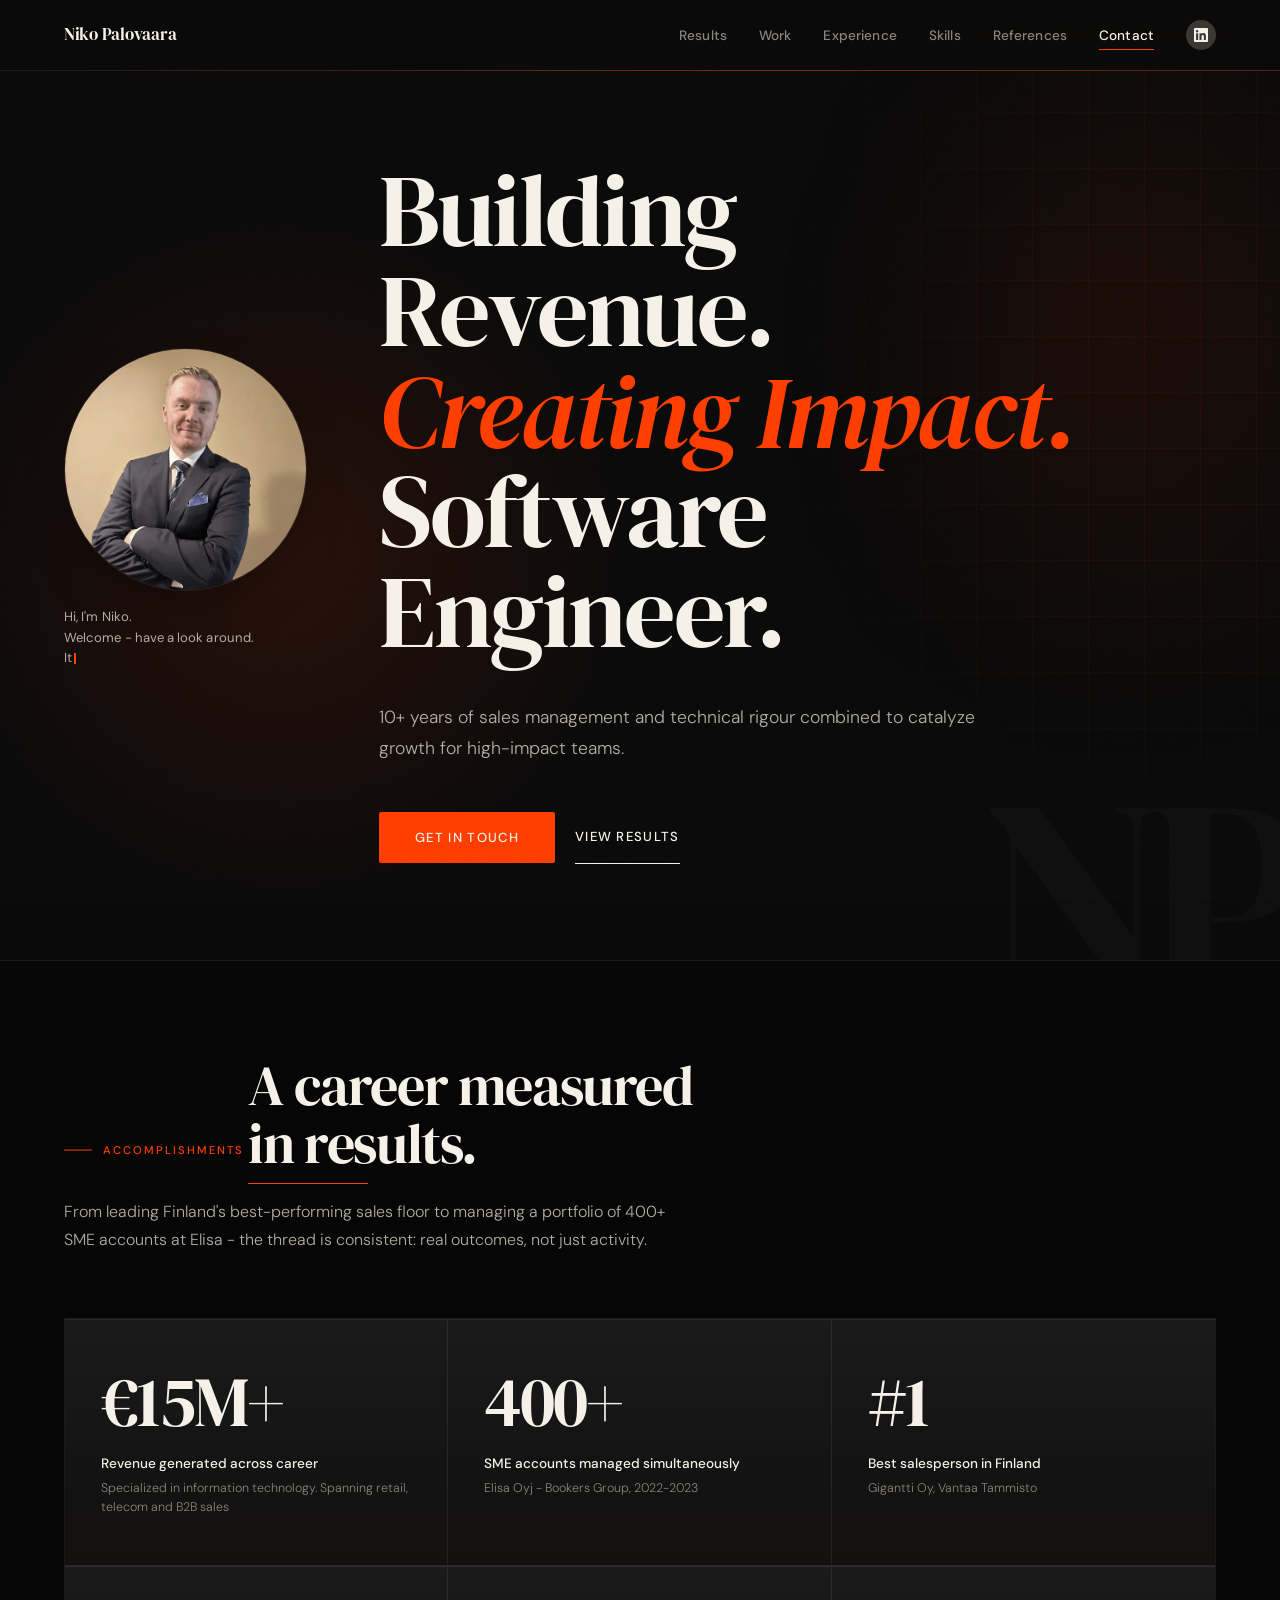
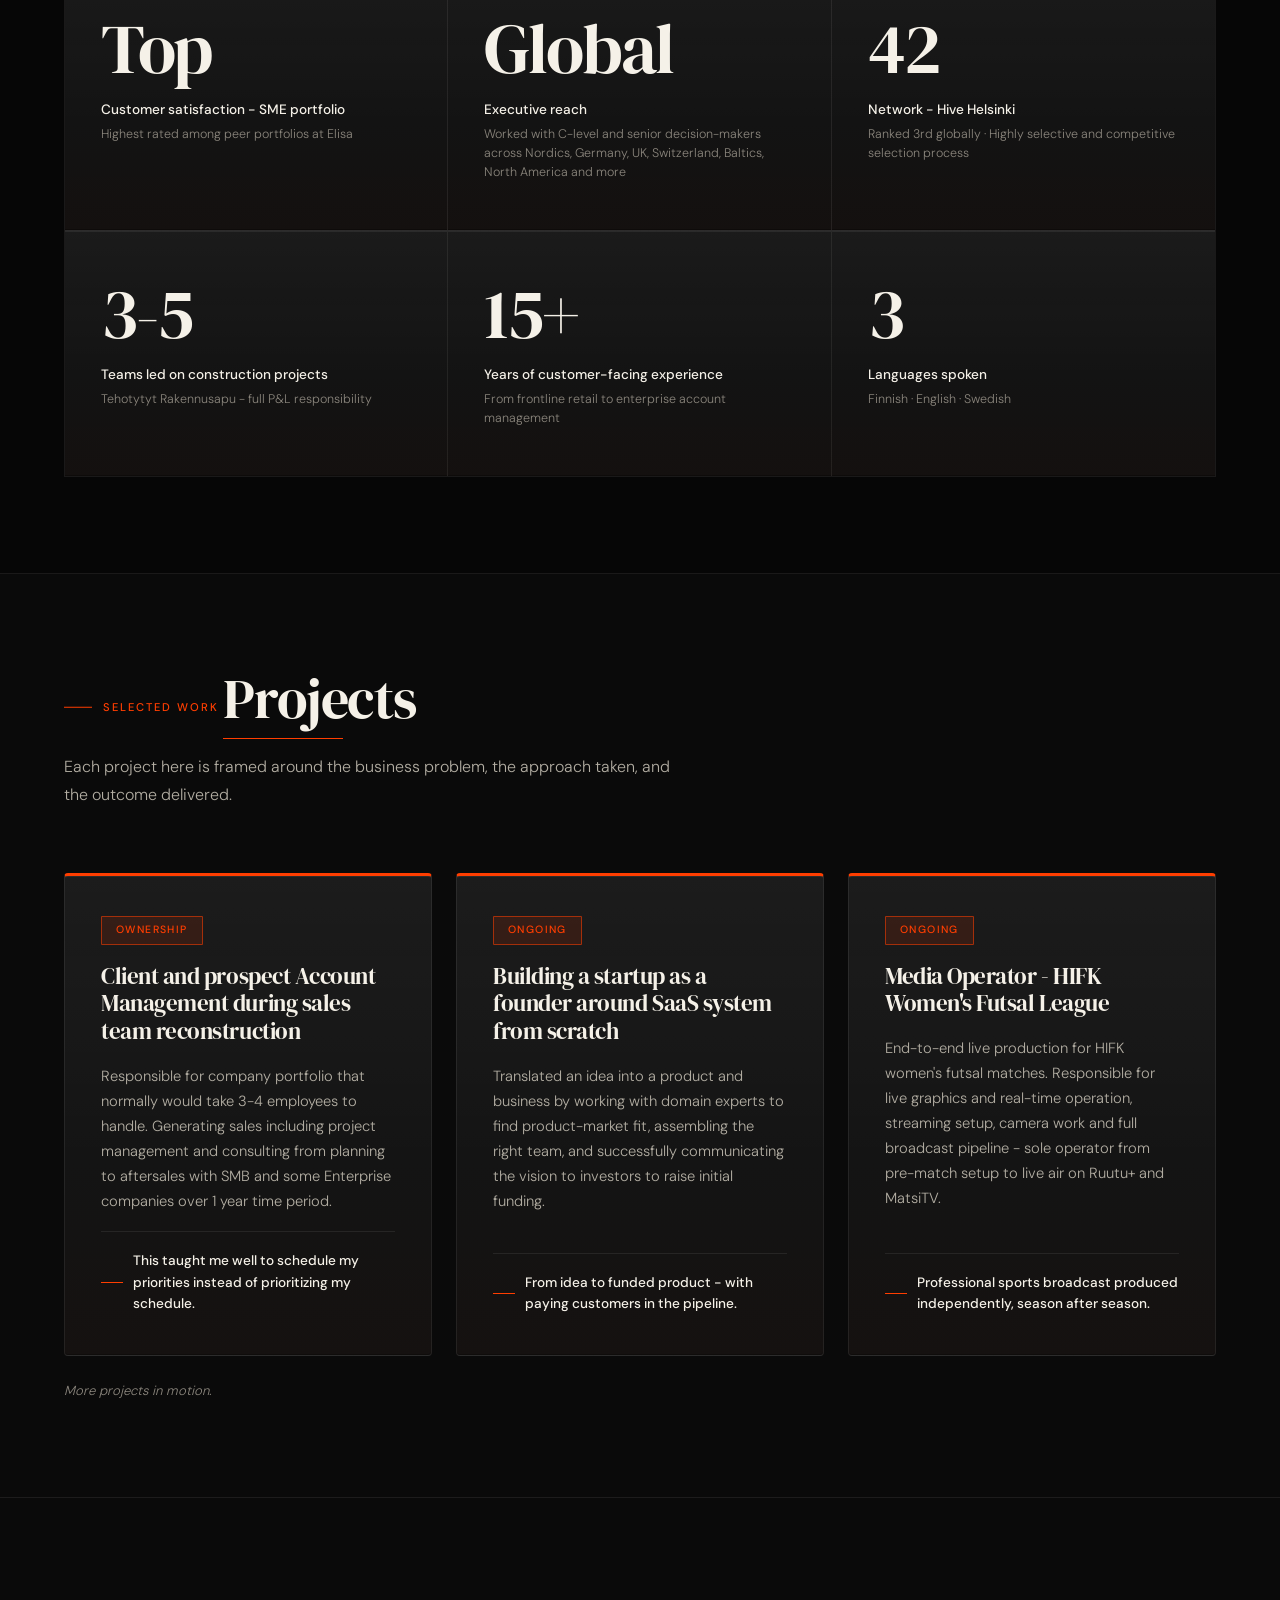
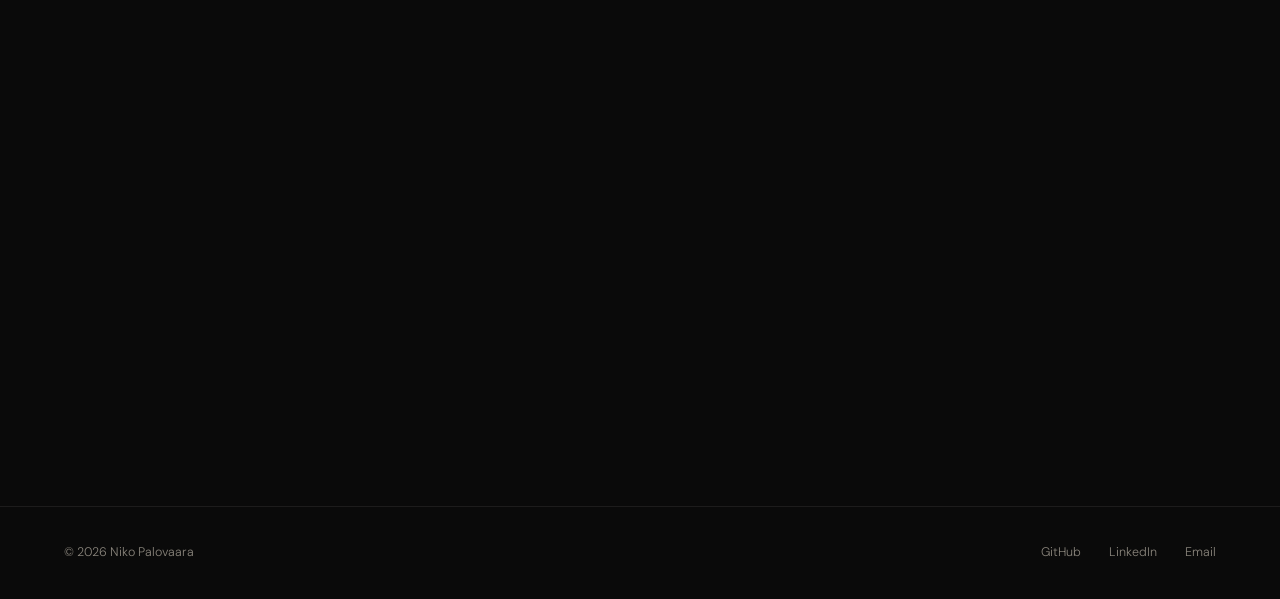
<file: index.html>
<!DOCTYPE html>
<html lang="en">
<head>
  <meta charset="UTF-8" />
  <meta name="viewport" content="width=device-width, initial-scale=1.0" />

  <title>Niko Palovaara - Software Engineer &amp; Sales Professional, Helsinki</title>
  <meta name="description" content="Niko Palovaara - software engineer and sales professional in Helsinki. €15M+ revenue generated, 400+ SME accounts managed, 10+ years across retail, telecom and B2B sales. Trained at Hive Helsinki (42 Network)." />
  <meta name="author"      content="Niko Palovaara" />
  <meta name="geo.region" content="FI-18" />
  <meta name="geo.placename" content="Helsinki" />

  <link rel="canonical" href="https://nikopalovaara.github.io/" />
  <meta name="robots" content="index, follow, max-image-preview:large" />

  <!-- Open Graph -->
  <meta property="og:type"             content="profile" />
  <meta property="og:site_name"        content="Niko Palovaara" />
  <meta property="og:url"              content="https://nikopalovaara.github.io/" />
  <meta property="og:title"            content="Niko Palovaara - Software Engineer &amp; Sales Professional" />
  <meta property="og:description"      content="Software engineer and sales professional in Helsinki. €15M+ career revenue, 400+ SME accounts, 10+ years across retail, telecom and B2B sales." />
  <meta property="og:image"            content="https://nikopalovaara.github.io/assets/images/card2_0.png" />
  <meta property="og:image:width"      content="1200" />
  <meta property="og:image:height"     content="630" />
  <meta property="og:image:alt"        content="Niko Palovaara - Software Engineer &amp; Sales Professional, Helsinki" />
  <meta property="og:locale"           content="fi_FI" />
  <meta property="og:locale:alternate" content="en_GB" />
  <meta property="og:locale:alternate" content="sv_SE" />

  <!-- Twitter / X Card -->
  <meta name="twitter:card"        content="summary_large_image" />
  <meta name="twitter:title"       content="Niko Palovaara - Software Engineer &amp; Sales Professional" />
  <meta name="twitter:description" content="Software engineer and sales professional in Helsinki. €15M+ career revenue, 400+ SME accounts, 10+ years across retail, telecom and B2B sales." />
  <meta name="twitter:image"       content="https://nikopalovaara.github.io/assets/images/card2_0.png" />
  <meta name="twitter:image:alt"   content="Niko Palovaara - Software Engineer &amp; Sales Professional, Helsinki" />

  <meta name="theme-color" content="#0a0a0a" />
  <!-- dark UA controls (scrollbars, form widgets) -->
  <meta name="color-scheme" content="dark" />

  <!-- Favicon / monogram -->
  <link rel="icon" type="image/png" sizes="32x32" href="assets/images/monogram32.png" />
  <link rel="apple-touch-icon" sizes="180x180"   href="assets/images/monogram180.png" />

  <!-- LCP candidate -->
  <link rel="preload" as="image" href="assets/images/profilepic.webp" fetchpriority="high" type="image/webp" />

  <!-- preload LCP font faces to parallelise fetches and break the critical chain -->
  <link rel="preload" href="assets/fonts/DMSerifDisplay-Regular.woff2" as="font" type="font/woff2" crossorigin />
  <link rel="preload" href="assets/fonts/DMSans-Light.woff2"           as="font" type="font/woff2" crossorigin />
  <link rel="preload" href="assets/fonts/DMSans-Regular.woff2"         as="font" type="font/woff2" crossorigin />
  <link rel="preload" href="assets/fonts/DMSans-Medium.woff2"          as="font" type="font/woff2" crossorigin />
  <link rel="preload" href="assets/fonts/DMSerifDisplay-Italic.woff2"  as="font" type="font/woff2" crossorigin />

  <!-- GA host warmed up in parallel with LCP -->
  <link rel="dns-prefetch" href="https://www.googletagmanager.com" />

  <!-- Structured data -->
  <script type="application/ld+json">
  {
    "@context": "https://schema.org",
    "@type": "ProfilePage",
    "mainEntity": {
      "@type": "Person",
      "name": "Niko Palovaara",
      "url": "https://nikopalovaara.github.io/",
      "image": "https://nikopalovaara.github.io/assets/images/profilepic.png",
      "jobTitle": "Software Engineer & Sales Professional",
      "description": "Software engineer and sales professional in Helsinki. 10+ years across B2B sales, account management and retail; software development training at Hive Helsinki (42 Network).",
      "address": {
        "@type": "PostalAddress",
        "addressLocality": "Helsinki",
        "addressCountry": "Finland"
      },
      "knowsLanguage": ["fi", "en", "sv"],
      "knowsAbout": [
        "B2B sales",
        "Account management",
        "Software engineering",
        "C programming",
        "Unix",
        "SaaS",
        "Customer relationship management",
        "Retail sales",
        "Live broadcast production"
      ],
      "sameAs": [
        "https://www.linkedin.com/in/nikopalovaara",
        "https://github.com/nikopalovaara"
      ]
    }
  }
  </script>

  <!-- Critical CSS for the above-the-fold nav + hero. Mirrors main.css; full sheet loads async below. -->
  <style>
    @font-face { font-family: 'DM Serif Display'; font-style: normal; font-weight: 400; font-display: optional; src: url('assets/fonts/DMSerifDisplay-Regular.woff2') format('woff2'); }
    @font-face { font-family: 'DM Serif Display'; font-style: italic; font-weight: 400; font-display: optional; src: url('assets/fonts/DMSerifDisplay-Italic.woff2') format('woff2'); }
    @font-face { font-family: 'DM Sans'; font-style: normal; font-weight: 300; font-display: optional; src: url('assets/fonts/DMSans-Light.woff2') format('woff2'); }
    @font-face { font-family: 'DM Sans'; font-style: normal; font-weight: 400; font-display: optional; src: url('assets/fonts/DMSans-Regular.woff2') format('woff2'); }
    @font-face { font-family: 'DM Sans'; font-style: normal; font-weight: 500; font-display: optional; src: url('assets/fonts/DMSans-Medium.woff2') format('woff2'); }

    :root {
      --bg:#0a0a0a; --bg-deep:#060606; --surface:#141414; --surface-2:#1a1a1a;
      --ink:#f5f1e8; --ink-soft:#b3aea3; --ink-muted:#8a857c; --ink-faint:#3a3631;
      --accent:#ff3e00; --accent-soft:rgba(255,62,0,0.55); --accent-glow:rgba(255,62,0,0.12); --accent-faint:rgba(255,62,0,0.04);
      --border:rgba(245,241,232,0.08); --border-strong:rgba(245,241,232,0.16);
      --serif:'DM Serif Display','Cormorant Garamond',Georgia,'Times New Roman',serif;
      --sans:'DM Sans','Inter',-apple-system,BlinkMacSystemFont,system-ui,sans-serif;
      --gutter:5%; --max-w:1280px; --timeline-col:200px;
      --z-base:1; --z-glass:10; --z-drawer:150; --z-nav:200; --z-skip:500; --z-grain:9999;
      --ease-out:cubic-bezier(0.22,1,0.36,1);
      --ease-in-out:cubic-bezier(0.65,0.05,0.36,1);
    }

    *,*::before,*::after { box-sizing:border-box; margin:0; padding:0; }
    html { -webkit-text-size-adjust:100%; }
    body { background:var(--bg); color:var(--ink); font-family:var(--sans); font-weight:300; line-height:1.6; -webkit-font-smoothing:antialiased; -moz-osx-font-smoothing:grayscale; overflow-x:hidden; }
    ::selection { background:var(--accent); color:var(--ink); }
    a { color:inherit; text-decoration:none; }
    button { font:inherit; background:none; border:none; color:inherit; cursor:pointer; }
    img,svg { display:block; max-width:100%; }
    h1,h2,h3 { font-family:var(--serif); font-weight:400; letter-spacing:-0.02em; color:var(--ink); }

    nav { position:fixed; top:0; left:0; right:0; z-index:var(--z-nav); display:flex; justify-content:space-between; align-items:center; padding:1.25rem var(--gutter); background:rgba(10,10,10,0.72); backdrop-filter:blur(20px) saturate(160%); -webkit-backdrop-filter:blur(20px) saturate(160%); border-bottom:1px solid var(--border); }
    nav::after { content:''; position:absolute; left:0; right:0; bottom:-1px; height:1px; background:linear-gradient(90deg,transparent 0%,var(--accent) 30%,var(--accent-soft) 50%,var(--accent) 70%,transparent 100%); background-size:200% 100%; animation:nav-shimmer 8s ease-in-out infinite; opacity:0.4; pointer-events:none; }
    @keyframes nav-shimmer { 0% { background-position:200% 0; } 100% { background-position:-200% 0; } }

    .nav-name { font-family:var(--serif); font-size:1.05rem; letter-spacing:-0.015em; color:var(--ink); transition:opacity 0.3s var(--ease-out); }
    .nav-links { display:flex; gap:2rem; list-style:none; align-items:center; }
    .nav-links a { position:relative; font-size:0.85rem; font-weight:500; letter-spacing:0.01em; color:var(--ink-muted); transition:color 0.25s var(--ease-out); }
    .nav-links a.active { color:var(--ink); }
    .nav-links a.active::after { content:''; position:absolute; left:0; right:0; bottom:-6px; height:1px; background:var(--accent); }
    .nav-li-btn { display:inline-flex; align-items:center; justify-content:center; width:30px; height:30px; border-radius:50%; background:var(--ink-faint); transition:background 0.25s,transform 0.25s var(--ease-out); }
    .nav-li-btn svg { width:14px; height:14px; fill:var(--ink); }
    .nav-toggle { position:relative; display:none; width:26px; height:22px; z-index:calc(var(--z-drawer) + 1); }
    .nav-toggle span { position:absolute; left:0; width:100%; height:1.5px; background:var(--ink); transition:transform 0.3s var(--ease-out),opacity 0.3s var(--ease-out),top 0.3s var(--ease-out),bottom 0.3s var(--ease-out); }
    .nav-toggle span:nth-child(1) { top:4px; }
    .nav-toggle span:nth-child(2) { top:50%; transform:translateY(-50%); }
    .nav-toggle span:nth-child(3) { bottom:4px; }

    section { position:relative; padding:6rem var(--gutter); border-bottom:1px solid var(--border); overflow:hidden; }

    .hero { position:relative; display:flex; align-items:center; min-height:100vh; padding:10rem var(--gutter) 6rem; background:var(--bg); overflow:hidden; }
    .hero::before { content:''; position:absolute; top:18%; left:-8%; width:60vw; height:60vw; background:radial-gradient(ellipse at center,var(--accent-glow),transparent 65%); pointer-events:none; animation:hero-glow 9s ease-in-out infinite alternate; }
    @keyframes hero-glow { from { transform:scale(1) translateY(0); opacity:0.7; } to { transform:scale(1.15) translateY(-3%); opacity:1; } }
    .hero::after { content:''; position:absolute; top:0; right:0; width:50%; height:100%; background-image:linear-gradient(rgba(255,62,0,0.05) 1px,transparent 1px),linear-gradient(90deg,rgba(255,62,0,0.05) 1px,transparent 1px),radial-gradient(circle at 75% 35%,rgba(255,62,0,0.07),transparent 55%); background-size:56px 56px,56px 56px,100% 100%; -webkit-mask-image:radial-gradient(ellipse 80% 90% at 80% 40%,black 20%,transparent 80%); mask-image:radial-gradient(ellipse 80% 90% at 80% 40%,black 20%,transparent 80%); pointer-events:none; }
    .hero-content { position:relative; z-index:var(--z-base); width:100%; }
    .hero-text { display:flex; flex-direction:column; width:100%; max-width:760px; }
    .hero-photo-col { display:flex; flex-direction:column; align-items:flex-start; gap:1rem; margin-bottom:2.5rem; }

    @media (min-width:960px) {
      .hero-text { display:grid; grid-template-columns:clamp(200px,19vw,280px) 1fr; column-gap:4.5rem; align-items:center; max-width:var(--max-w); }
      .hero-photo-col { grid-row:1 / span 4; grid-column:1; align-self:center; margin-bottom:0; }
      .hero-welcome { width:100%; max-width:none; }
      .hero h1 { grid-column:2; grid-row:2; }
      .hero-sub { grid-column:2; grid-row:3; }
      .hero-cta-row { grid-column:2; grid-row:4; }
    }

    .hero-photo-wrap { position:relative; width:clamp(200px,19vw,280px); height:clamp(200px,19vw,280px); border-radius:50%; overflow:hidden; border:1px solid var(--border); isolation:isolate; box-shadow:0 20px 50px -20px rgba(0,0,0,0.6); }
    .hero-photo { width:100%; height:100%; object-fit:cover; filter:grayscale(25%); transform:translateZ(0); backface-visibility:hidden; -webkit-backface-visibility:hidden; image-rendering:-webkit-optimize-contrast; transition:filter 0.6s var(--ease-out),transform 0.6s var(--ease-out); }

    .hero-welcome { max-width:38ch; height:5.2em; overflow:visible; white-space:pre-line; font-size:0.82rem; font-weight:400; line-height:1.55; letter-spacing:0.005em; color:var(--ink-soft); opacity:0; transition:opacity 0.6s var(--ease-out); }
    .hero-welcome.visible { opacity:1; }
    .hero-welcome-text { display:inline; }
    .hero-welcome-cursor { display:inline-block; width:1.5px; height:0.85em; margin-left:2px; vertical-align:middle; background:var(--accent); animation:blink 0.9s step-end infinite; }
    /* save GPU cycles: no point blinking a cursor nobody can see */
    .hero-welcome:not(.visible) .hero-welcome-cursor { animation-play-state:paused; }
    @keyframes blink { 0%,100% { opacity:1; } 50% { opacity:0; } }

    .hero h1 { margin-bottom:2.5rem; font-family:var(--serif); font-weight:400; font-size:clamp(2.8rem,8vw,6.5rem); line-height:0.98; letter-spacing:-0.025em; max-width:14ch; }
    .hero h1 em { font-style:italic; color:var(--accent); }
    .hero-sub { max-width:52ch; margin-bottom:3rem; font-size:1.1rem; font-weight:300; line-height:1.75; color:var(--ink-soft); }
    .hero-cta-row { display:flex; flex-wrap:wrap; align-items:center; gap:1.25rem; }
    .hero-bg-text { position:absolute; right:-1%; bottom:-8%; font-family:var(--serif); font-size:clamp(10rem,22vw,26rem); line-height:1; letter-spacing:-0.05em; color:rgba(245,241,232,0.025); user-select:none; pointer-events:none; }

    .btn-primary,.btn-ghost { display:inline-flex; align-items:center; font-size:0.82rem; font-weight:500; letter-spacing:0.1em; text-transform:uppercase; transition:transform 0.2s var(--ease-out),opacity 0.2s,color 0.2s,border-color 0.2s,background 0.2s; }
    .btn-primary { position:relative; overflow:hidden; padding:0.95rem 2.25rem; background:var(--accent); color:var(--ink); border-radius:2px; }
    .btn-primary::after { content:''; position:absolute; top:0; left:-100%; width:60%; height:100%; background:linear-gradient(90deg,transparent,rgba(255,255,255,0.2),transparent); transform:skewX(-18deg); transition:left 0.6s var(--ease-out); }
    .btn-ghost { padding:0.95rem 0; color:var(--ink); border-bottom:1.5px solid var(--ink); }

    body::before { content:''; position:fixed; inset:0; z-index:var(--z-grain); pointer-events:none; opacity:0.035; mix-blend-mode:overlay; background-image:url("data:image/svg+xml,%3Csvg viewBox='0 0 256 256' xmlns='http://www.w3.org/2000/svg'%3E%3Cfilter id='n'%3E%3CfeTurbulence type='fractalNoise' baseFrequency='0.9' numOctaves='4' stitchTiles='stitch'/%3E%3C/filter%3E%3Crect width='100%25' height='100%25' filter='url(%23n)'/%3E%3C/svg%3E"); background-size:200px 200px; }

    @media (max-width:900px) {
      .hero { padding:8rem var(--gutter) 4rem; }
      .hero-text { max-width:100%; }
    }
    @media (max-width:700px) {
      nav { padding:1rem var(--gutter); backdrop-filter:blur(12px) saturate(140%); -webkit-backdrop-filter:blur(12px) saturate(140%); }
      .nav-links { display:none; }
      .nav-toggle { display:block; }
      section { padding:4rem var(--gutter); }
      .hero { padding:7rem var(--gutter) 4rem; min-height:auto; }
      .hero-photo-wrap { width:140px; height:140px; box-shadow:0 0 0 4px var(--bg),0 0 0 5px var(--border),0 16px 32px -16px rgba(0,0,0,0.6); }
      .hero h1 { font-size:clamp(2.4rem,9vw,3.5rem); }
      .hero-bg-text { display:none; }
    }
    @media (max-width:480px) {
      .hero h1 { font-size:clamp(2rem,9vw,2.8rem); }
    }

    @media (prefers-reduced-motion:reduce) {
      *,*::before,*::after { animation-duration:0.01ms !important; animation-iteration-count:1 !important; transition-duration:0.01ms !important; scroll-behavior:auto !important; }
      .hero::before,nav::after,.availability-badge::before { animation:none; }
    }
    .anim-paused,.anim-paused::before,.anim-paused::after { animation-play-state:paused !important; }
  </style>

  <!-- Async stylesheet: preload + onload swap. <noscript> covers JS-disabled clients. -->
  <link rel="preload" href="assets/css/main.css" as="style" onload="this.onload=null;this.rel='stylesheet'" />
  <noscript><link rel="stylesheet" href="assets/css/main.css" /></noscript>

  <!-- GA bootstraps on first interaction so it doesn't compete with LCP -->
  <script>
    (function () {
      var GA_ID = 'G-XHF1V1VBMJ';
      var loaded = false;
      function loadGA() {
        if (loaded) return;
        loaded = true;
        var s = document.createElement('script');
        s.async = true;
        s.src = 'https://www.googletagmanager.com/gtag/js?id=' + GA_ID;
        document.head.appendChild(s);
        window.dataLayer = window.dataLayer || [];
        function gtag(){ dataLayer.push(arguments); }
        window.gtag = gtag;
        gtag('js', new Date());
        gtag('config', GA_ID);
      }
      ['scroll','pointerdown','keydown','touchstart'].forEach(function (evt) {
        window.addEventListener(evt, loadGA, { once: true, passive: true });
      });
      setTimeout(loadGA, 5000);
    })();
  </script>

  <!-- Cloudflare Turnstile (loads async, does not block paint).
       onTurnstileLoad is set by effects.js; the stub below queues the call
       in case the async script loads before defer scripts execute. -->
  <script>window.onTurnstileLoad=window.onTurnstileLoad||function(){window._turnstileReady=true};</script>
  <script src="https://challenges.cloudflare.com/turnstile/v0/api.js?render=explicit&onload=onTurnstileLoad" async defer></script>
</head>
<body>

  <a class="skip-link" href="#main-content">Skip to content</a>

  <!-- navigation -->
  <nav>
    <a class="nav-name" href="#">Niko Palovaara</a>
    <ul class="nav-links" id="navLinks">
      <li><a href="#accomplishments">Results</a></li>
      <li><a href="#work">Work</a></li>
      <li><a href="#experience">Experience</a></li>
      <li><a href="#skills">Skills</a></li>
      <li><a href="#referrals">References</a></li>
      <li><a href="#contact">Contact</a></li>
      <li>
        <a href="https://fi.linkedin.com/in/nikopalovaara" target="_blank" rel="noopener" class="nav-li-btn" aria-label="LinkedIn profile">
          <svg viewBox="0 0 24 24" xmlns="http://www.w3.org/2000/svg" aria-hidden="true"><path d="M20.447 20.452h-3.554v-5.569c0-1.328-.027-3.037-1.852-3.037-1.853 0-2.136 1.445-2.136 2.939v5.667H9.351V9h3.414v1.561h.046c.477-.9 1.637-1.85 3.37-1.85 3.601 0 4.267 2.37 4.267 5.455v6.286zM5.337 7.433a2.062 2.062 0 0 1-2.063-2.065 2.064 2.064 0 1 1 2.063 2.065zm1.782 13.019H3.555V9h3.564v11.452zM22.225 0H1.771C.792 0 0 .774 0 1.729v20.542C0 23.227.792 24 1.771 24h20.451C23.2 24 24 23.227 24 22.271V1.729C24 .774 23.2 0 22.222 0h.003z"/></svg>
        </a>
      </li>
    </ul>
    <button id="navToggle" class="nav-toggle" type="button" aria-label="Open menu" aria-expanded="false" aria-controls="navDrawer">
      <span></span><span></span><span></span>
    </button>
  </nav>

  <div class="nav-drawer" id="navDrawer" role="dialog" aria-modal="true" aria-label="Navigation menu" aria-hidden="true">
    <button id="navDrawerClose" class="nav-drawer-close" type="button" aria-label="Close menu">
      <span></span><span></span>
    </button>
    <div id="navDrawerLinks">
      <a href="#accomplishments">Results</a>
      <a href="#work">Work</a>
      <a href="#experience">Experience</a>
      <a href="#skills">Skills</a>
      <a href="#referrals">References</a>
      <a href="#contact">Contact</a>
      <a href="https://fi.linkedin.com/in/nikopalovaara" target="_blank" rel="noopener" class="nav-drawer-li">
        <svg viewBox="0 0 24 24" xmlns="http://www.w3.org/2000/svg" aria-hidden="true"><path d="M20.447 20.452h-3.554v-5.569c0-1.328-.027-3.037-1.852-3.037-1.853 0-2.136 1.445-2.136 2.939v5.667H9.351V9h3.414v1.561h.046c.477-.9 1.637-1.85 3.37-1.85 3.601 0 4.267 2.37 4.267 5.455v6.286zM5.337 7.433a2.062 2.062 0 0 1-2.063-2.065 2.064 2.064 0 1 1 2.063 2.065zm1.782 13.019H3.555V9h3.564v11.452zM22.225 0H1.771C.792 0 0 .774 0 1.729v20.542C0 23.227.792 24 1.771 24h20.451C23.2 24 24 23.227 24 22.271V1.729C24 .774 23.2 0 22.222 0h.003z"/></svg>
        LinkedIn
      </a>
    </div>
  </div>

  <main id="main-content">

  <!-- hero -->
  <section class="hero">
    <div class="hero-content">
      <div class="hero-text">
        <div class="hero-photo-col hero-photo-col--with-welcome">
          <div class="hero-photo-wrap">
            <picture>
              <source srcset="assets/images/profilepic.webp" type="image/webp" />
              <img src="assets/images/profilepic.png"
                   alt="Niko Palovaara, software engineer and sales professional in Helsinki"
                   class="hero-photo"
                   width="280" height="280"
                   fetchpriority="high"
                   decoding="async" />
            </picture>
          </div>
          <!-- Spans live on one line because the parent is white-space: pre-line:
               any whitespace between the tags would render as a newline. -->
          <div class="hero-welcome"><span class="hero-welcome-text"></span><span class="hero-welcome-cursor"></span></div>
        </div>

        <h1>
          Building Revenue. <br>
          <em>Creating Impact.</em> <br>
          Software Engineer.
        </h1>
        <p class="hero-sub">
          10+ years of sales management and technical rigour combined to
          catalyze growth for high-impact teams.
        </p>
        <div class="hero-cta-row">
          <a href="#contact" class="btn-primary">Get in Touch</a>
          <a href="#work"    class="btn-ghost">View Results</a>
        </div>
      </div>
    </div>
    <div class="hero-bg-text" aria-hidden="true">NP</div>
  </section>

  <!-- accomplishments -->
  <section id="accomplishments" class="section--dark">
    <div class="section-label">Accomplishments</div>
    <h2 class="section-title">A career measured<br>in results.</h2>
    <p class="section-intro">
      From leading Finland's best-performing sales floor to managing a portfolio of 400+ SME
      accounts at Elisa - the thread is consistent: real outcomes, not just activity.
    </p>
    <div class="stats-grid js-reveal" id="statsGrid"></div>
  </section>

  <!-- selected work -->
  <section id="work">
    <div class="section-label">Selected Work</div>
    <h2 class="section-title">Projects</h2>
    <p class="section-intro">
      Each project here is framed around the business problem,
      the approach taken, and the outcome delivered.
    </p>
    <div class="cases-grid js-reveal" id="casesGrid"></div>
    <p class="cases-coming-soon">More projects in motion.</p>
  </section>

  <!-- experience -->
  <section id="experience">
    <div class="experience-top">
      <div class="experience-heading">
        <div class="section-label">Experience</div>
        <h2 class="section-title">Where I've worked<br>and what I built.</h2>
      </div>
      <div class="employer-logos-grid js-reveal" id="employerLogos"></div>
    </div>
    <div class="timeline js-reveal" id="timeline"></div>
  </section>

  <!-- skills -->
  <section id="skills" class="section--dark">
    <div class="section-label">Skills</div>
    <h2 class="section-title">What I bring<br>to the table.</h2>
    <p class="section-intro">
      An unusual combination: deep customer-facing experience across complex sales cycles,
      with genuine technical literacy earned through intensive hands-on training.
    </p>
    <div class="skills-layout js-reveal" id="skillsLayout"></div>
    <div class="lang-row js-reveal" id="langRow"></div>
  </section>

  <!-- references -->
  <section id="referrals">
    <div class="section-label">References</div>
    <h2 class="section-title">People who can<br>vouch for my work.</h2>
    <div class="referrals-intro">
      References are available from every role in my career. Former managers, partners
      and colleagues across career are happy to speak to my work - just ask and I'll connect
      you directly.
      <a href="#contact" class="referrals-cta">&rarr; Get in touch</a>
    </div>
    <div class="referrals-grid js-reveal" id="referralsGrid"></div>
  </section>

  <!-- contact -->
  <section id="contact">
    <div class="section-label">Contact</div>
    <h2 class="section-title">Let's talk.</h2>
    <p class="section-intro">Open to interesting conversations.</p>

    <div class="availability-badge">Available for New Projects</div>

    <div id="turnstileBox" class="turnstile-box">
      <p class="turnstile-label">Verify you're human to see contact details</p>
      <div id="turnstileWidget"></div>
    </div>

    <div class="contact-layout js-reveal">
      <div class="contact-info">

        <a id="emailLink" href="#" class="contact-link contact-link--locked" aria-disabled="true" tabindex="-1">
          <div>
            <span class="contact-link-label">Email</span>
            <span id="emailVal" class="contact-value contact-hidden">Verify above to reveal</span>
          </div>
        </a>

        <a id="phoneLink" href="#" class="contact-link contact-link--locked" aria-disabled="true" tabindex="-1">
          <div>
            <span class="contact-link-label">Phone</span>
            <span id="phoneVal" class="contact-value contact-hidden">Verify above to reveal</span>
          </div>
        </a>

        <div class="contact-link contact-link--badge">
          <div>
            <span class="contact-link-label">LinkedIn</span>
            <a href="https://fi.linkedin.com/in/nikopalovaara" target="_blank" rel="noopener" class="li-custom-badge">
              <div class="li-badge-avatar">
                <picture>
                <source srcset="assets/images/profilepic.webp" type="image/webp" />
                <img src="assets/images/profilepic.png" alt="Niko Palovaara" class="li-badge-avatar-img" loading="lazy" decoding="async" />
              </picture>
              </div>
              <div class="li-badge-body">
                <div class="li-badge-name">Niko Palovaara</div>
                <div class="li-badge-title">Solving problems and providing solutions</div>
                <div class="li-badge-meta">
                  <svg width="13" height="13" viewBox="0 0 24 24" fill="#0A66C2" xmlns="http://www.w3.org/2000/svg" aria-hidden="true">
                    <path d="M20.447 20.452h-3.554v-5.569c0-1.328-.027-3.037-1.852-3.037-1.853 0-2.136 1.445-2.136 2.939v5.667H9.351V9h3.414v1.561h.046c.477-.9 1.637-1.85 3.37-1.85 3.601 0 4.267 2.37 4.267 5.455v6.286zM5.337 7.433a2.062 2.062 0 0 1-2.063-2.065 2.064 2.064 0 1 1 2.063 2.065zm1.782 13.019H3.555V9h3.564v11.452zM22.225 0H1.771C.792 0 0 .774 0 1.729v20.542C0 23.227.792 24 1.771 24h20.451C23.2 24 24 23.227 24 22.271V1.729C24 .774 23.2 0 22.222 0h.003z"/>
                  </svg>
                  <span>View profile</span>
                </div>
              </div>
            </a>
          </div>
        </div>

        <div class="contact-link contact-link--static">
          <div>
            <span class="contact-link-label">Based in</span>
            Helsinki, Finland
          </div>
        </div>

      </div>
    </div>
  </section>

  </main>

  <!-- footer -->
  <footer>
    <span>&copy; 2026 Niko Palovaara</span>
    <div class="footer-links">
      <a href="https://github.com/nikopalovaara/nikopalovaara.github.io"      target="_blank" rel="noopener">GitHub</a>
      <a href="https://linkedin.com/in/nikopalovaara" target="_blank" rel="noopener">LinkedIn</a>
      <a id="footerEmail" href="#">Email</a>
    </div>
  </footer>

  <!-- All three defer'd; document order matters because app.js reads data.js globals -->
  <script src="assets/js/data.js"    defer></script>
  <script src="assets/js/app.js"     defer></script>
  <script src="assets/js/effects.js" defer></script>

</body>
</html>
</file>
<file: assets/css/main.css>
@font-face{font-family:DM Serif Display;font-style:normal;font-weight:400;font-display:optional;src:url(../fonts/DMSerifDisplay-Regular.woff2)format("woff2")}@font-face{font-family:DM Serif Display;font-style:italic;font-weight:400;font-display:optional;src:url(../fonts/DMSerifDisplay-Italic.woff2)format("woff2")}@font-face{font-family:DM Sans;font-style:normal;font-weight:300;font-display:optional;src:url(../fonts/DMSans-Light.woff2)format("woff2")}@font-face{font-family:DM Sans;font-style:normal;font-weight:400;font-display:optional;src:url(../fonts/DMSans-Regular.woff2)format("woff2")}@font-face{font-family:DM Sans;font-style:normal;font-weight:500;font-display:optional;src:url(../fonts/DMSans-Medium.woff2)format("woff2")}:root{--bg:#0a0a0a;--bg-deep:#060606;--surface:#141414;--ink:#f5f1e8;--ink-soft:#b3aea3;--ink-muted:#8a857c;--ink-faint:#3a3631;--accent:#ff3e00;--accent-soft:#ff3e008c;--accent-glow:#ff3e001f;--border:#f5f1e814;--serif:"DM Serif Display", "Cormorant Garamond", Georgia, "Times New Roman", serif;--sans:"DM Sans", "Inter", -apple-system, BlinkMacSystemFont, system-ui, sans-serif;--gutter:5%;--max-w:1280px;--timeline-col:200px;--z-glass:10;--z-drawer:150;--z-nav:200;--z-skip:500;--z-grain:9999;--ease-out:cubic-bezier(.22, 1, .36, 1)}*,:before,:after{box-sizing:border-box;margin:0;padding:0}html{-webkit-text-size-adjust:100%}body{background:var(--bg);color:var(--ink);font-family:var(--sans);-webkit-font-smoothing:antialiased;-moz-osx-font-smoothing:grayscale;font-weight:300;line-height:1.6;overflow-x:hidden}::selection{background:var(--accent);color:var(--ink)}a{color:inherit;text-decoration:none}button{font:inherit;color:inherit;cursor:pointer;background:0 0;border:none}img,svg{max-width:100%;display:block}h1,h2,h3{font-family:var(--serif);letter-spacing:-.02em;color:var(--ink);font-weight:400}nav{z-index:var(--z-nav);padding:1.25rem var(--gutter);-webkit-backdrop-filter:blur(20px)saturate(160%);border-bottom:1px solid var(--border);background:#0a0a0ab8;justify-content:space-between;align-items:center;display:flex;position:fixed;inset:0 0 auto}nav:after{content:"";background:linear-gradient(90deg, transparent, var(--accent) 30%, var(--accent-soft) 50%, var(--accent) 70%, transparent);opacity:.4;pointer-events:none;background-size:200% 100%;height:1px;animation:8s ease-in-out infinite nav-shimmer;position:absolute;bottom:-1px;left:0;right:0}@keyframes nav-shimmer{0%{background-position:200% 0}to{background-position:-200% 0}}.nav-name{font-family:var(--serif);letter-spacing:-.015em;transition:opacity .3s var(--ease-out);font-size:1.05rem}@media (hover:hover){.nav-name:hover{opacity:.7}}.nav-links{align-items:center;gap:2rem;list-style:none;display:flex}.nav-links a{color:var(--ink-muted);transition:color .25s var(--ease-out);font-size:.85rem;font-weight:500;position:relative}.nav-links a.active{color:var(--ink)}.nav-links a.active:after{content:"";background:var(--accent);height:1px;position:absolute;bottom:-6px;left:0;right:0}@media (hover:hover){.nav-links a:hover{color:var(--ink)}}.nav-li-btn{background:var(--ink-faint);width:30px;height:30px;transition:background .25s, transform .25s var(--ease-out);border-radius:50%;justify-content:center;align-items:center;display:inline-flex}.nav-li-btn svg{width:14px;height:14px;fill:var(--ink)}@media (hover:hover){.nav-li-btn:hover{background:var(--accent);transform:scale(1.08)}}.nav-toggle{width:26px;height:22px;z-index:calc(var(--z-drawer) + 1);display:none;position:relative}.nav-toggle span{background:var(--ink);width:100%;height:1.5px;transition:top .3s var(--ease-out), bottom .3s var(--ease-out), transform .3s var(--ease-out), opacity .3s var(--ease-out);position:absolute;left:0}.nav-toggle span:first-child{top:4px}.nav-toggle span:nth-child(2){top:50%;transform:translateY(-50%)}.nav-toggle span:nth-child(3){bottom:4px}.nav-toggle.open span:first-child{top:50%;transform:translateY(-50%)rotate(45deg)}.nav-toggle.open span:nth-child(2){opacity:0}.nav-toggle.open span:nth-child(3){bottom:50%;transform:translateY(50%)rotate(-45deg)}.nav-drawer{z-index:var(--z-drawer);padding:4rem var(--gutter);background:var(--bg);overscroll-behavior:contain;flex-direction:column;justify-content:center;align-items:center;display:none;position:fixed;inset:0;overflow:hidden auto}.nav-drawer.open{display:flex}.nav-drawer-close{top:1.5rem;right:var(--gutter);justify-content:center;align-items:center;width:36px;height:36px;display:flex;position:absolute}.nav-drawer-close span{background:var(--ink);width:22px;height:1.5px;position:absolute}.nav-drawer-close span:first-child{transform:rotate(45deg)}.nav-drawer-close span:nth-child(2){transform:rotate(-45deg)}#navDrawerLinks{flex-direction:column;align-items:center;gap:1.75rem;display:flex}.nav-drawer a{font-family:var(--serif);letter-spacing:-.02em;transition:color .25s var(--ease-out);font-size:2rem}@media (hover:hover){.nav-drawer a:hover{color:var(--accent)}}.nav-drawer-li{align-items:center;gap:.75rem;display:flex}.nav-drawer-li svg{fill:#0a66c2;width:22px;height:22px}section{padding:6rem var(--gutter);border-bottom:1px solid var(--border);position:relative;overflow:hidden}.section--dark{background:var(--bg-deep)}.section-label{letter-spacing:.18em;text-transform:uppercase;color:var(--accent);align-items:center;gap:.7rem;margin-bottom:1rem;font-size:.7rem;font-weight:500;display:inline-flex}.section-label:before{content:"";background:var(--accent);width:28px;height:1px;display:inline-block}.section-title{letter-spacing:-.025em;max-width:18ch;margin-bottom:1.5rem;font-size:clamp(2.25rem,4.5vw,3.5rem);line-height:1.05;display:inline-block;position:relative}.section-title:after{content:"";background:var(--accent);width:0;height:1px;transition:width .9s var(--ease-out);position:absolute;bottom:-10px;left:0}section.in-view .section-title:after{width:clamp(60px,10vw,120px)}.section-intro{max-width:56ch;color:var(--ink-soft);margin-bottom:4rem;line-height:1.75}.hero{min-height:100vh;padding:10rem var(--gutter) 6rem;background:var(--bg);align-items:center;display:flex;position:relative;overflow:hidden}.hero:before{content:"";background:radial-gradient(ellipse at center, var(--accent-glow), transparent 65%);pointer-events:none;width:60vw;height:60vw;animation:9s ease-in-out infinite alternate hero-glow;position:absolute;top:18%;left:-8%}@keyframes hero-glow{0%{opacity:.7;transform:scale(1)translateY(0)}to{opacity:1;transform:scale(1.15)translateY(-3%)}}.hero:after{content:"";pointer-events:none;background-image:linear-gradient(#ff3e000d 1px,#0000 1px),linear-gradient(90deg,#ff3e000d 1px,#0000 1px),radial-gradient(circle at 75% 35%,#ff3e0012,#0000 55%);background-size:56px 56px,56px 56px,100% 100%;width:50%;height:100%;position:absolute;top:0;right:0;-webkit-mask-image:radial-gradient(80% 90% at 80% 40%,#000 20%,#0000 80%);mask-image:radial-gradient(80% 90% at 80% 40%,#000 20%,#0000 80%)}.hero-content{z-index:1;width:100%;position:relative}.hero-text{flex-direction:column;width:100%;max-width:760px;display:flex}.hero-photo-col{flex-direction:column;align-items:flex-start;gap:1rem;margin-bottom:2.5rem;display:flex}@media (width>=960px){.hero-text{max-width:var(--max-w);grid-template-columns:clamp(200px,19vw,280px) 1fr;align-items:center;column-gap:4.5rem;display:grid}.hero-photo-col{grid-area:1/1/span 4;align-self:center;margin-bottom:0}.hero-welcome{width:100%;max-width:none}.hero h1{grid-area:2/2}.hero-sub{grid-area:3/2}.hero-cta-row{grid-area:4/2}}.hero-photo-wrap{isolation:isolate;border:1px solid var(--border);border-radius:50%;width:clamp(200px,19vw,280px);height:clamp(200px,19vw,280px);position:relative;overflow:hidden;box-shadow:0 20px 50px -20px #0009}.hero-photo{object-fit:cover;filter:grayscale(25%);-webkit-backface-visibility:hidden;backface-visibility:hidden;width:100%;height:100%;image-rendering:-webkit-optimize-contrast;transition:filter .6s var(--ease-out), transform .6s var(--ease-out);transform:translateZ(0)}@media (hover:hover){.hero-photo-wrap:hover .hero-photo{filter:grayscale(0);transform:translateZ(0)scale(1.04)}}.hero-welcome{white-space:pre-line;max-width:38ch;height:5.2em;color:var(--ink-soft);opacity:0;transition:opacity .6s var(--ease-out);font-size:.82rem;line-height:1.55}.hero-welcome.visible{opacity:1}.hero-welcome-text{display:inline}.hero-welcome:not(.visible) .hero-welcome-cursor{animation-play-state:paused}.hero-welcome-cursor{vertical-align:middle;background:var(--accent);width:1.5px;height:.85em;margin-left:2px;animation:.9s step-end infinite blink;display:inline-block}@keyframes blink{0%,to{opacity:1}50%{opacity:0}}.hero h1{letter-spacing:-.025em;max-width:14ch;margin-bottom:2.5rem;font-size:clamp(2.8rem,8vw,6.5rem);line-height:.98}.hero h1 em{color:var(--accent);font-style:italic}.hero-sub{max-width:52ch;color:var(--ink-soft);margin-bottom:3rem;font-size:1.1rem;line-height:1.75}.hero-cta-row{flex-wrap:wrap;align-items:center;gap:1.25rem;display:flex}.hero-bg-text{font-family:var(--serif);letter-spacing:-.05em;color:#f5f1e806;user-select:none;pointer-events:none;font-size:clamp(10rem,22vw,26rem);line-height:1;position:absolute;bottom:-8%;right:-1%}.btn-primary,.btn-ghost{letter-spacing:.1em;text-transform:uppercase;transition:transform .2s var(--ease-out), opacity .2s, color .2s, border-color .2s, background .2s;align-items:center;font-size:.82rem;font-weight:500;display:inline-flex}.btn-primary{background:var(--accent);color:var(--ink);border-radius:2px;padding:.95rem 2.25rem;position:relative;overflow:hidden}.btn-primary:after{content:"";width:60%;height:100%;transition:left .6s var(--ease-out);background:linear-gradient(90deg,#0000,#fff3,#0000);position:absolute;top:0;left:-100%;transform:skew(-18deg)}@media (hover:hover){.btn-primary:hover{opacity:.92;transform:translateY(-1px)}.btn-primary:hover:after{left:160%}}.btn-ghost{color:var(--ink);border-bottom:1.5px solid var(--ink);padding:.95rem 0}@media (hover:hover){.btn-ghost:hover{color:var(--accent);border-color:var(--accent)}}.stat-card,.case-card,.lang-card,.referral-card{-webkit-backdrop-filter:blur(20px)saturate(140%);transition:transform .3s var(--ease-out), border-color .3s, border-top-color .3s, box-shadow .3s;background:linear-gradient(#ffffff0d 0%,#ffffff04 60%,#ff3e0005 100%),#1616168c;position:relative;overflow:hidden;box-shadow:inset 0 1px #ffffff12,inset 0 -1px #00000052}.stats-grid{border:1px solid var(--border);grid-template-columns:repeat(3,1fr);display:grid}.stat-card{border-right:1px solid var(--border);border-bottom:1px solid var(--border);padding:3rem 2.25rem}.stat-card:nth-child(3n){border-right:0}.stat-card:nth-last-child(-n+3):nth-child(3n+1),.stat-card:nth-last-child(-n+3):nth-child(3n+1)~.stat-card{border-bottom:0}@media (hover:hover){.stat-card:hover{transform:translateY(-3px);box-shadow:inset 0 1px #ffffff1f,inset 0 -1px #00000052,0 18px 40px -18px #ff3e002e,0 18px 40px -16px #0000008c}}.stat-number{font-family:var(--serif);letter-spacing:-.03em;color:var(--ink);margin-bottom:1rem;font-size:clamp(3rem,5.5vw,4.5rem);line-height:1}.stat-label{color:var(--ink);margin-bottom:.4rem;font-size:.85rem;font-weight:500;line-height:1.4}.stat-context{color:var(--ink-muted);font-size:.78rem;line-height:1.5}.cases-grid{grid-template-columns:repeat(3,1fr);gap:1.5rem;margin-bottom:1.5rem;display:grid}.case-card{border:1px solid #ffffff12;border-top:3px solid var(--accent);border-radius:4px;flex-direction:column;gap:1.1rem;padding:2.5rem 2.25rem;display:flex}@media (hover:hover){.case-card:hover{border-color:var(--accent-soft);transform:translateY(-5px);box-shadow:inset 0 1px #ffffff24,inset 0 -1px #00000052,0 24px 48px -16px #ff3e0033,0 24px 48px -16px #0009}}.case-tag{letter-spacing:.14em;text-transform:uppercase;color:var(--accent);background:var(--accent-glow);border:1px solid var(--accent-soft);border-radius:1px;align-self:flex-start;padding:.32rem .85rem;font-size:.66rem;font-weight:500}.case-card h3{font-size:1.45rem;line-height:1.2}.case-card p{color:var(--ink-soft);flex:1;font-size:.92rem;line-height:1.7}.case-result{border-top:1px solid var(--border);color:var(--ink);align-items:center;gap:.65rem;padding-top:1.1rem;font-size:.85rem;font-weight:500;display:flex}.case-result:before{content:"";background:var(--accent);flex-shrink:0;width:22px;height:1.5px}.cases-coming-soon{color:var(--ink-muted);margin-top:.5rem;font-size:.82rem;font-style:italic}.timeline-item{grid-template-columns:var(--timeline-col) 1fr;border-bottom:1px solid var(--border);gap:3rem;padding:3.5rem 0;display:grid;position:relative}.timeline-item:last-child{border-bottom:0}.timeline-item:before{content:"";top:0;bottom:0;left:calc(var(--timeline-col) + 1.5rem - .5px);background:linear-gradient(180deg, transparent, var(--ink-faint) 8%, var(--ink-faint) 92%, transparent);pointer-events:none;width:1px;position:absolute}.timeline-item:after{content:"";top:3.95rem;left:calc(var(--timeline-col) + 1.5rem - 4px);background:var(--accent);width:8px;height:8px;box-shadow:0 0 0 3px var(--bg), 0 0 14px var(--accent-soft);pointer-events:none;border-radius:50%;position:absolute}.timeline-period{letter-spacing:.04em;color:var(--ink-soft);padding-top:.4rem;font-size:.78rem;line-height:1.5}.timeline-org{color:var(--ink-muted);margin-top:.35rem;font-size:.7rem;font-style:italic}.timeline-header{cursor:default;user-select:none;justify-content:space-between;align-items:flex-start;gap:1rem;display:flex}.timeline-toggle{flex-shrink:0;width:22px;height:22px;margin-top:.4rem;display:none;position:relative}.timeline-toggle:before,.timeline-toggle:after{content:"";background:var(--ink-muted);width:9px;height:1.5px;transition:transform .25s var(--ease-out);position:absolute;top:50%}.timeline-toggle:before{left:1px;transform:translateY(-50%)rotate(45deg)}.timeline-toggle:after{right:1px;transform:translateY(-50%)rotate(-45deg)}.timeline-header[aria-expanded=true] .timeline-toggle:before{transform:translateY(-50%)rotate(-45deg)}.timeline-header[aria-expanded=true] .timeline-toggle:after{transform:translateY(-50%)rotate(45deg)}.timeline-content h3{margin-bottom:.35rem;font-size:1.4rem;line-height:1.25}.timeline-company{color:var(--accent);margin-bottom:1.25rem;font-size:.82rem;font-weight:500}.timeline-content ul{flex-direction:column;gap:.6rem;list-style:none;display:flex}.timeline-content ul li{max-width:64ch;color:var(--ink-soft);padding-left:1.25rem;font-size:.92rem;line-height:1.65;position:relative}.timeline-content ul li:before{content:"";background:var(--accent);width:7px;height:1.5px;position:absolute;top:.75em;left:0}.timeline-highlight{color:var(--accent);background:var(--accent-glow);border-left:2px solid var(--accent);margin-top:1.25rem;padding:.7rem 1.1rem;font-size:.82rem;font-weight:500}.experience-top{align-items:flex-start;gap:5rem;margin-bottom:5rem;display:flex}.experience-heading{flex:none;max-width:400px}.employer-logos-grid{flex-wrap:wrap;flex:1;align-content:start;gap:.75rem;display:flex}.employer-logo-card{cursor:default;transition:transform .35s var(--ease-out), background .35s var(--ease-out), border-color .35s var(--ease-out), box-shadow .35s var(--ease-out);background:#eee9ded6;border:1px solid #eee9de3d;border-radius:4px;flex:0 0 calc(20% - .6rem);justify-content:center;align-items:center;padding:20px 22px;text-decoration:none;display:flex;box-shadow:inset 0 1px #ffffffbf,inset 0 -1px #0000000a,0 2px 14px -4px #00000073}a.employer-logo-card{cursor:pointer}.employer-logo-card picture{display:contents}.employer-logo-card img{object-fit:contain;mix-blend-mode:multiply;opacity:.72;filter:grayscale(.2);width:auto;max-width:115px;height:30px;transition:opacity .35s var(--ease-out), filter .35s var(--ease-out);display:block}@media (hover:hover){.employer-logo-card:hover{background:#fffffff5;border-color:#eee9de8c;transform:translateY(-4px)scale(1.03);box-shadow:inset 0 1px #fffc,inset 0 -1px #0000000a,0 10px 30px -8px #0000008c,0 0 0 1.5px #ff3e0026}.employer-logo-card:hover img{opacity:1;filter:grayscale(0)}}.employer-logo-card.will-reveal{filter:blur(4px);transition:opacity .65s var(--ease-out) var(--reveal-delay,0s), transform .65s var(--ease-out) var(--reveal-delay,0s), filter .5s var(--ease-out) var(--reveal-delay,0s), background .35s var(--ease-out), border-color .35s var(--ease-out), box-shadow .35s var(--ease-out);transform:translateY(36px)scale(.78)}.employer-logo-card.will-reveal.revealed{filter:none;transform:none}.skills-layout{width:100%}.skills-groups{grid-template-columns:repeat(3,1fr);gap:3rem;display:grid}.skill-group:last-child:nth-child(3n-1){grid-column:span 2}.skill-group{border-top:1.5px solid var(--accent-soft);padding-top:1.5rem}.skill-group-header{margin-bottom:1.1rem}.skill-group h3{letter-spacing:-.01em;margin-bottom:.35rem;font-size:1.1rem}.skill-group-proof{color:var(--ink-muted);font-size:.78rem;font-style:italic;line-height:1.5}.skill-tags{flex-wrap:wrap;gap:.45rem;display:flex}.skill-tag{color:var(--ink-soft);background:var(--surface);border:1px solid var(--border);border-radius:2px;padding:.35rem .75rem;font-size:.78rem;transition:border-color .2s,color .2s}@media (hover:hover){.skill-tag:hover{border-color:var(--accent-soft);color:var(--ink)}}.lang-row{flex-wrap:wrap;gap:1.25rem;margin-top:3rem;display:flex}.lang-card{border:1px solid #ffffff12;border-top:2px solid var(--accent-soft);border-radius:3px;min-width:140px;padding:1.1rem 1.5rem}@media (hover:hover){.lang-card:hover{border-color:var(--accent);transform:translateY(-3px);box-shadow:inset 0 1px #ffffff24,inset 0 -1px #00000052,0 14px 28px -10px #ff3e002e,0 14px 28px -10px #00000073}}.lang-name{font-family:var(--serif);color:var(--ink);font-size:1.05rem}.lang-level{color:var(--ink-muted);margin-top:.15rem;font-size:.78rem}.referrals-intro{max-width:660px;color:var(--ink);background:var(--accent-glow);border-left:3px solid var(--accent);margin-bottom:3rem;padding:1.25rem 1.6rem;font-size:.95rem;line-height:1.7}.referrals-cta{letter-spacing:.05em;color:var(--accent);border-bottom:1px solid var(--accent);margin-top:.85rem;font-size:.82rem;font-weight:500;transition:opacity .2s;display:inline-block}@media (hover:hover){.referrals-cta:hover{opacity:.7}}.referrals-grid{border-top:1px solid var(--border);border-left:1px solid var(--border);grid-template-columns:repeat(4,1fr);display:grid}.referrals-grid .referral-card:nth-child(4n){border-right:0}.referrals-grid .referral-card:nth-last-child(-n+4):nth-child(4n+1),.referrals-grid .referral-card:nth-last-child(-n+4):nth-child(4n+1)~.referral-card{border-bottom:0}.referral-card{border-right:1px solid var(--border);border-bottom:1px solid var(--border);border-top:2px solid #0000;flex-direction:column;gap:.4rem;padding:2rem 1.85rem;display:flex}@media (hover:hover){.referral-card:hover{border-top-color:var(--accent);transform:translateY(-3px);box-shadow:inset 0 1px #ffffff1f,inset 0 -1px #00000052,0 18px 36px -14px #ff3e0026,0 18px 36px -14px #00000080}}.referral-role{letter-spacing:.14em;text-transform:uppercase;color:var(--accent-soft);margin-bottom:.3rem;font-size:.68rem;font-weight:500}.referral-name{font-family:var(--serif);letter-spacing:-.015em;color:var(--ink);font-size:1.15rem;line-height:1.25}.referral-company{color:var(--ink-muted);margin-top:.25rem;font-size:.82rem;line-height:1.5}.turnstile-box{background:var(--accent-glow);border-left:3px solid var(--accent);transition:opacity .5s var(--ease-out), max-height .5s var(--ease-out);border-radius:0 4px 4px 0;margin-bottom:2.5rem;padding:1.5rem 1.75rem}.turnstile-box.verified{opacity:0;pointer-events:none;max-height:0;margin:0;padding:0;overflow:hidden}.turnstile-label{color:var(--ink-soft);transition:color .3s var(--ease-out);margin-bottom:1rem;font-size:.85rem}.turnstile-box--error{background:#e74c3c0f;border-left-color:#e74c3c}.turnstile-box--error .turnstile-label{color:#e74c3c}.turnstile-retry-btn{color:var(--accent);border:1px solid var(--accent);cursor:pointer;background:0 0;border-radius:2px;margin-top:.75rem;padding:.5rem 1.2rem;font-size:.82rem;font-weight:500;transition:background .2s,color .2s;display:inline-block}.turnstile-retry-btn:hover,.turnstile-retry-btn:focus-visible{background:var(--accent);color:var(--ink)}.contact-link--locked{pointer-events:none}.contact-link--locked .contact-link-label,.contact-link--locked .contact-value.contact-hidden{color:var(--ink-muted)}.contact-link--locked .contact-value.contact-hidden{border-bottom-color:var(--ink-muted)}.contact-link--locked.contact-link--unlocked{pointer-events:auto}.contact-layout{align-items:flex-start;gap:4rem;display:flex}.contact-info{flex-direction:column;flex:1;max-width:540px;display:flex}.contact-link{color:var(--ink);border-bottom:1px solid var(--border);align-items:center;gap:1rem;padding:1.2rem .75rem 1.2rem 0;font-size:.95rem;transition:color .2s;display:flex;position:relative}.contact-link:after{content:"→";color:var(--ink-faint);transition:color .2s, transform .2s var(--ease-out);margin-left:auto}@media (hover:hover){.contact-link:hover{color:var(--accent)}.contact-link:hover:after{color:var(--accent);transform:translate(4px)}}.contact-link--badge,.contact-link--static{cursor:default;pointer-events:auto}.contact-link--static{pointer-events:none}.contact-link--badge:after,.contact-link--static:after{display:none}.contact-link--badge>div{flex-direction:column;gap:.6rem;display:flex}.contact-link-label{letter-spacing:.14em;text-transform:uppercase;color:var(--ink-soft);margin-bottom:.2rem;font-size:.7rem;font-weight:500;display:block}.contact-value{color:var(--ink);font-size:.95rem}.contact-value.contact-hidden{color:var(--ink-soft);border-bottom:1px dashed var(--ink-soft);cursor:pointer;padding-bottom:1px}.contact-value.contact-hidden:after{content:" ↗";opacity:.6;font-size:.75em}.contact-value.contact-copied-feedback{color:var(--accent);font-weight:500}.li-custom-badge{max-width:340px;transition:transform .25s var(--ease-out), box-shadow .25s, border-color .25s;background:#fff;border:1px solid #e0e0e0;border-radius:4px;align-items:center;gap:.85rem;padding:.85rem 1.1rem;display:flex}@media (hover:hover){.li-custom-badge:hover{border-color:#0a66c2;transform:translateY(-2px);box-shadow:0 8px 24px #0a66c22e}}.li-badge-avatar{background:#0a66c2;border-radius:50%;flex-shrink:0;justify-content:center;align-items:center;width:52px;height:52px;display:flex}.li-badge-avatar-img{object-fit:cover;border-radius:50%;width:100%;height:100%}.li-badge-body{flex-direction:column;gap:.2rem;display:flex}.li-badge-name{font-family:var(--serif);color:#111;font-size:1.05rem;line-height:1.2}.li-badge-title{color:#666;font-size:.76rem}.li-badge-meta{align-items:center;gap:.3rem;margin-top:.3rem;display:flex}.li-badge-meta span{letter-spacing:.03em;color:#0a66c2;font-size:.72rem;font-weight:500}.availability-badge{letter-spacing:.18em;text-transform:uppercase;color:#22c55e;align-items:center;gap:.75rem;margin-bottom:2rem;font-size:.7rem;font-weight:500;display:inline-flex}.availability-badge:before{content:"";background:#22c55e;border-radius:50%;width:8px;height:8px;animation:2.4s ease-in-out infinite pulse;box-shadow:0 0 12px #22c55e}footer{padding:2.25rem var(--gutter);color:var(--ink-muted);justify-content:space-between;align-items:center;font-size:.78rem;display:flex}footer a{color:var(--ink-muted);transition:color .2s}@media (hover:hover){footer a:hover{color:var(--accent)}}.footer-links{gap:1.75rem;display:flex}#back-to-top{z-index:var(--z-nav);background:var(--ink);opacity:0;pointer-events:none;width:42px;height:42px;transition:opacity .3s, transform .3s var(--ease-out), background .2s;border-radius:50%;justify-content:center;align-items:center;display:flex;position:fixed;bottom:2rem;right:2rem;transform:translateY(8px)}#back-to-top.visible{opacity:.55;pointer-events:auto;transform:translateY(0)}#back-to-top svg{fill:none;width:16px;height:16px;stroke:var(--bg);stroke-width:2px;stroke-linecap:round;stroke-linejoin:round}@media (hover:hover){#back-to-top:hover{opacity:1;background:var(--accent)}}#scroll-progress{z-index:calc(var(--z-nav) + 1);background:var(--accent);width:0;height:2px;transition:width .1s linear;position:fixed;top:0;left:0}.skip-link{z-index:var(--z-skip);color:var(--ink);background:var(--accent);border-radius:0 0 4px 4px;padding:.5rem 1rem;font-size:.85rem;transition:top .2s;position:absolute;top:-100px;left:1rem}.skip-link:focus{top:0}.will-reveal{opacity:0;transition:opacity .7s var(--ease-out) var(--reveal-delay,0s), transform .7s var(--ease-out) var(--reveal-delay,0s);transform:translateY(22px)}.hero-reveal{opacity:0;transition:opacity .85s var(--ease-out) var(--reveal-delay,0s), transform .85s var(--ease-out) var(--reveal-delay,0s);transform:translateY(28px)}.will-reveal.revealed,.hero-reveal.revealed{opacity:1;transform:none}body:before{content:"";z-index:var(--z-grain);pointer-events:none;opacity:.035;mix-blend-mode:overlay;background-image:url("data:image/svg+xml,%3Csvg viewBox='0 0 256 256' xmlns='http://www.w3.org/2000/svg'%3E%3Cfilter id='n'%3E%3CfeTurbulence type='fractalNoise' baseFrequency='0.9' numOctaves='4' stitchTiles='stitch'/%3E%3C/filter%3E%3Crect width='100%25' height='100%25' filter='url(%23n)'/%3E%3C/svg%3E");background-size:200px 200px;position:fixed;inset:0}.glass-shine{isolation:isolate;position:relative;overflow:hidden}.glass-shine--no-clip{overflow:visible}.glass-shine--no-sweep .glass-shine-sweep{display:none}.glass-shine-sweep{width:70%;height:150%;z-index:calc(var(--z-glass) + 5);pointer-events:none;opacity:0;filter:blur(22px);will-change:transform, opacity;background:linear-gradient(90deg,#0000,#fff0dc0d 30%,#fff8e82b 50%,#fff0dc0d 70%,#0000);position:absolute;top:-25%;left:-70%;transform:skew(-18deg)}.glass-shine.is-sweeping .glass-shine-sweep{animation:1.8s cubic-bezier(.25,0,.15,1) glass-shine-sweep}@keyframes glass-shine-sweep{0%{opacity:0;transform:translate(0%)skew(-18deg)}20%{opacity:1}80%{opacity:1}to{opacity:0;transform:translate(220%)skew(-18deg)}}@media (width<=900px){.hero{padding:8rem var(--gutter) 4rem}.hero-text{max-width:100%}.cases-grid{grid-template-columns:1fr}.skills-groups{grid-template-columns:repeat(2,1fr);gap:2.5rem 3rem}.skill-group:last-child:nth-child(odd){grid-column:1/-1}.referrals-grid{grid-template-columns:repeat(2,1fr)}.referrals-grid .referral-card:nth-child(4n){border-right:1px solid var(--border)}.referrals-grid .referral-card:nth-child(2n){border-right:0}.referrals-grid .referral-card{border-bottom:1px solid var(--border)}.referrals-grid .referral-card:nth-last-child(-n+2):nth-child(odd),.referrals-grid .referral-card:nth-last-child(-n+2):nth-child(odd)~.referral-card{border-bottom:0}}@media (width<=960px){.experience-top{flex-direction:column;gap:3rem}.experience-heading{max-width:100%}.employer-logos-grid{width:100%}}@media (width<=700px){nav{padding:1rem var(--gutter);-webkit-backdrop-filter:blur(12px)saturate(140%)}.nav-links{display:none}.nav-toggle{display:block}section{padding:4rem var(--gutter)}.hero{padding:7rem var(--gutter) 4rem;min-height:auto}.hero-photo-wrap{width:140px;height:140px;box-shadow:0 0 0 4px var(--bg), 0 0 0 5px var(--border), 0 16px 32px -16px #0009}.hero h1{font-size:clamp(2.4rem,9vw,3.5rem)}.hero-bg-text{display:none}.stats-grid{grid-template-columns:repeat(2,1fr)}.stat-card{padding:3.5rem 2rem}.stat-card:nth-child(3n){border-right:1px solid var(--border)}.stat-card:nth-child(2n){border-right:0}.stat-card{border-bottom:1px solid var(--border)}.stat-card:nth-last-child(-n+2):nth-child(odd),.stat-card:nth-last-child(-n+2):nth-child(odd)~.stat-card{border-bottom:0}.stat-card:last-child:nth-child(odd){border-right:0;grid-column:1/-1}.timeline-item{grid-template-columns:1fr;gap:.75rem;padding:2.5rem 0}.timeline-item:before,.timeline-item:after{display:none}.timeline-header{cursor:pointer}.timeline-toggle{display:block}.timeline-body{transition:grid-template-rows .32s var(--ease-out);grid-template-rows:0fr;display:grid;overflow:hidden}.timeline-body>*{overflow:hidden}.timeline-body-inner{transition:padding-top .32s var(--ease-out);padding-top:0;overflow:hidden}.timeline-header[aria-expanded=true]+.timeline-body{grid-template-rows:1fr}.timeline-header[aria-expanded=true]+.timeline-body .timeline-body-inner{padding-top:1rem}.skills-groups{grid-template-columns:1fr;gap:2.25rem}.referrals-grid{grid-template-columns:1fr}.referrals-grid .referral-card{border-right:0}.referrals-grid .referral-card:last-child{border-bottom:0}.employer-logos-grid{gap:.6rem}.employer-logo-card{flex:0 0 calc(50% - .3rem);padding:14px 16px}.employer-logo-card img{height:22px}.contact-layout{flex-direction:column;gap:2.5rem}footer{text-align:center;flex-direction:column;gap:1rem}.stat-card,.case-card,.lang-card,.referral-card{-webkit-backdrop-filter:blur(8px)saturate(120%)}}@media (width<=480px){.stats-grid{grid-template-columns:1fr}.stat-card{border-right:0}.stat-card:last-child{border-bottom:0}.referrals-grid{grid-template-columns:1fr}.hero h1{font-size:clamp(2rem,9vw,2.8rem)}}:focus-visible{outline:2px solid var(--accent);outline-offset:3px}.contact-link:focus-visible,.timeline-header:focus-visible{outline-offset:4px}@media (prefers-reduced-motion:reduce){*,:before,:after{scroll-behavior:auto!important;transition-duration:.01ms!important;animation-duration:.01ms!important;animation-iteration-count:1!important}.hero:before,nav:after,.availability-badge:before,.glass-shine.is-sweeping .glass-shine-sweep{animation:none}}.anim-paused,.anim-paused:before,.anim-paused:after{animation-play-state:paused!important}#work,#experience,#skills,#referrals,#contact{content-visibility:auto;contain-intrinsic-size:auto 1000px}
</file>
